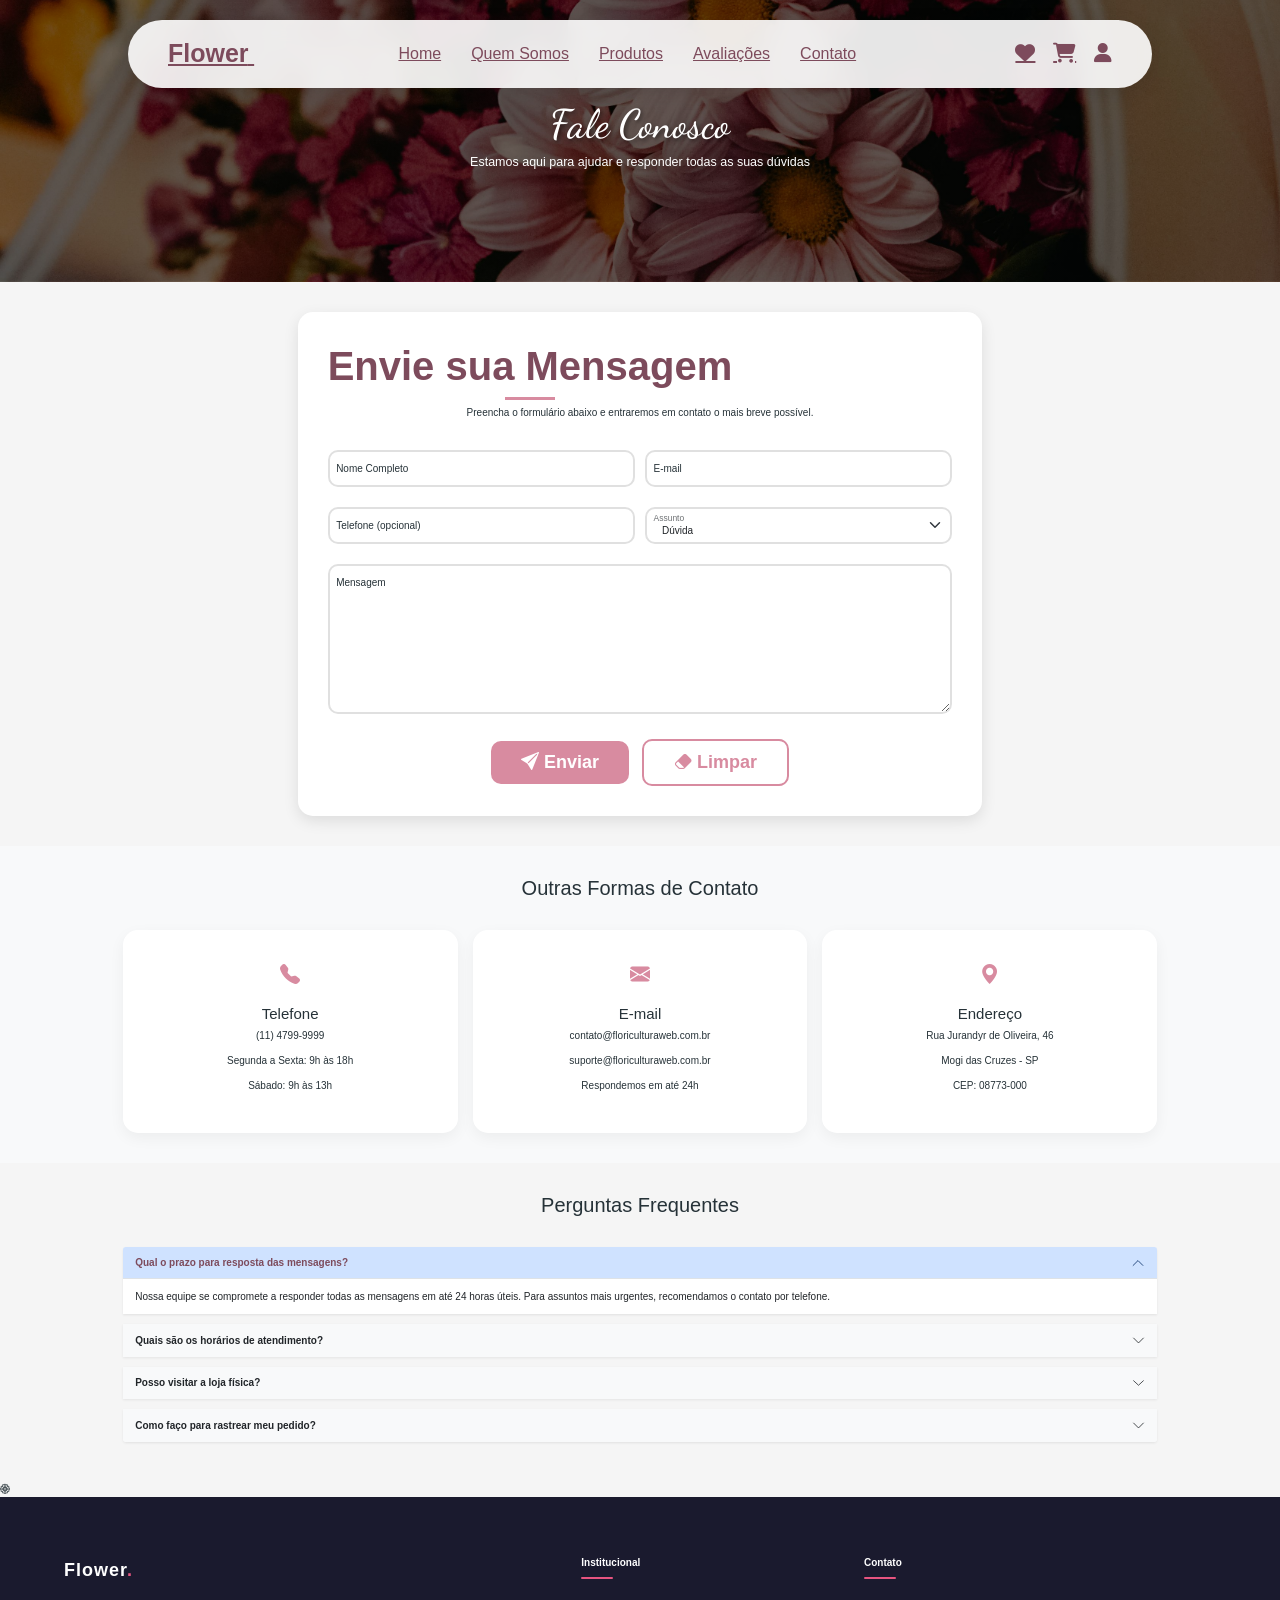
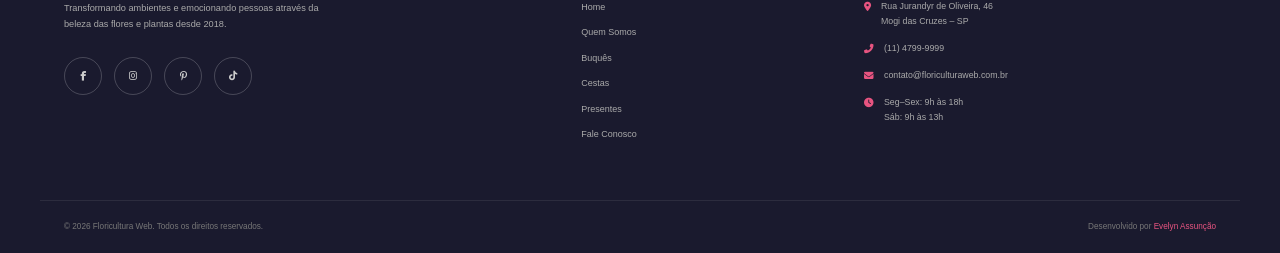
<file: public/faleconosco.html>
<!doctype html>
<html lang="pt">
<head>
    <meta charset="utf-8">
    <meta name="viewport" content="width=device-width, initial-scale=1">
    <title>Fale Conosco - Floricultura Web</title>
    

    <link href="https://cdn.jsdelivr.net/npm/bootstrap@5.0.2/dist/css/bootstrap.min.css" rel="stylesheet">
    
    <link rel="stylesheet" href="https://cdnjs.cloudflare.com/ajax/libs/animate.css/4.1.1/animate.min.css"/>
    <link rel="stylesheet" href="https://cdnjs.cloudflare.com/ajax/libs/font-awesome/6.5.1/css/all.min.css">

    <link rel="stylesheet" href="https://cdn.jsdelivr.net/npm/bootstrap-icons@1.10.0/font/bootstrap-icons.css">

    <link href="https://fonts.googleapis.com/css2?family=Montserrat:wght@400;600;700&family=Dancing+Script:wght@700&display=swap" rel="stylesheet">
    <link rel="stylesheet" href="css/style.css">
    <link rel="stylesheet" href="css/faleconosco.css">
    <link rel="stylesheet" href="css/footer.css">


    <style>
        :root {
            --primary-color:#d88ba0;
            --primary-dark:#7d4b5c;
            --primary-light: #fff;
            --secondary-color: #ff8f00;
            --secondary-dark: #e65100;
            --accent-color: #ffd54f;
            --light-bg: #f8f9fa;
            --dark-text: #263238;
            --light-text: #f5f5f5;
            --gray-text: #757575;
            --card-shadow: 0 10px 20px rgba(0,0,0,0.08);
            --card-hover-shadow: 0 15px 30px rgba(0,0,0,0.15);
            --transition: all 0.4s cubic-bezier(0.175, 0.885, 0.32, 1.1);
        }
        

        body {
            font-family: 'Montserrat', sans-serif;
            color: var(--dark-text);
            background-color: #f5f5f5;
            overflow-x: hidden;
        }
    </style>
</head>
<body>
    
      
<body>

    <header>
    <input type="checkbox" id="toggler">
    <label for="toggler" class="fas fa-bars"></label>
    <a href="index.html" class="logo">Flower<span>.</span></a>

    <nav class="navbar">
        <a href="index.html">Home</a>
        <a href="index.html#aboutus">Quem Somos</a>
        <div class="dropdown">
            <a href="#">Produtos</a>
            <div class="dropdown-content">
                <a href="buques.html">Buquês</a>
                <a href="cestas.html">Cestas</a>
                <a href="presentes.html">Presentes</a>
            </div>
        </div>
        <a href="index.html#review">Avaliações</a>
        <a href="faleconosco.html">Contato</a>
    </nav>
    <div class="icons">
        <a href="#" class="fas fa-heart"></a>
        <a href="carrinho.html" class="fas fa-shopping-cart" style="position: relative;">
            <span id="contador-carrinho" style="position: absolute; top: -8px; right: -12px; background-color: #e74c3c; color: white; border-radius: 50%; padding: 2px 6px; font-size: 12px; font-weight: bold;">0</span>
        </a>
        <a href="#" class="fas fa-user"></a>
    </div>
</header>


    
    <section class="contact-hero">
        <div class="container text-center">
            <h1 class="contact-hero-title animate__animated animate__fadeInDown">Fale Conosco</h1>
            <p class="lead animate__animated animate__fadeInUp animate__delay-1s">Estamos aqui para ajudar e responder todas as suas dúvidas</p>
        </div>
    </section>
    
    <section class="py-5">
        <div class="container">
            <div class="row justify-content-center">
                <div class="col-lg-8">
                    <div class="contact-card animate__animated animate__fadeInUp">
                        <h2 class="section-title text-center mb-4">Envie sua Mensagem</h2>
                        <p class="text-center mb-5">Preencha o formulário abaixo e entraremos em contato o mais breve possível.</p>
                        
                        <form method="POST" id="contatoForm">
                            <div class="row g-3">
                                <div class="col-md-6">
                                    <div class="form-floating mb-3">
                                        <input type="text" id="txtNomeCompleto" name="nome" class="form-control" placeholder=" " required>
                                        <label for="txtNomeCompleto">Nome Completo</label>
                                    </div>
                                </div>
                                <div class="col-md-6">
                                    <div class="form-floating mb-3">
                                        <input type="email" id="txtEmail" name="email" class="form-control" placeholder=" " required>
                                        <label for="txtEmail">E-mail</label>
                                    </div>
                                </div>
                                <div class="col-md-6">
                                    <div class="form-floating mb-3">
                                        <input type="tel" id="txtTelefone" name="telefone" class="form-control" placeholder=" ">
                                        <label for="txtTelefone">Telefone (opcional)</label>
                                    </div>
                                </div>
                                <div class="col-md-6">
                                    <div class="form-floating mb-3">
                                        <select class="form-select" id="txtAssunto" name="assunto">
                                            <option value="Dúvida">Dúvida</option>
                                            <option value="Sugestão">Sugestão</option>
                                            <option value="Reclamação">Reclamação</option>
                                            <option value="Elogio">Elogio</option>
                                            <option value="Outro">Outro</option>
                                        </select>
                                        <label for="txtAssunto">Assunto</label>
                                    </div>
                                </div>
                                <div class="col-12">
                                    <div class="form-floating mb-4">
                                        <textarea id="txtMensagem" name="mensagem" class="form-control" placeholder=" " style="height: 150px" required></textarea>
                                        <label for="txtMensagem">Mensagem</label>
                                    </div>
                                </div>
                                <div class="col-12 text-center">
                                    <button type="submit" class="btn btn-success me-3">
                                        <i class="bi bi-send-fill me-2"></i>Enviar
                                    </button>
                                    <button type="reset" class="btn btn-outline-success">
                                        <i class="bi bi-eraser-fill me-2"></i>Limpar
                                    </button>
                                </div>
                            </div>
                        </form>
                    </div>
                </div>
            </div>
        </div>
    </section>
    
    <div id="contactSuccessModal" class="modal-overlay" style="display: none;">
        <div class="modal-box">
            <button class="modal-close-x" onclick="closeContactModal()">&#10005;</button>
            <h2><i class="bi bi-flower1" style="font-size: 1.6rem; color: #2e7d32; vertical-align: middle; margin-right: 6px;"></i> Mensagem enviada!</h2>
            <p>Entraremos em contato em breve. Obrigado pela sua mensagem.</p>
        </div>
    </div>

    <section class="py-5 bg-light">
        <div class="container">
            <h2 class="text-center mb-5">Outras Formas de Contato</h2>
            
            <div class="row g-4">
                <div class="col-md-4">
                    <div class="contact-info-card animate__animated animate__fadeIn">
                        <div class="contact-icon">
                            <i class="bi bi-telephone-fill"></i>
                        </div>
                        <h4>Telefone</h4>
                        <p>(11) 4799-9999</p>
                        <p>Segunda a Sexta: 9h às 18h</p>
                        <p>Sábado: 9h às 13h</p>
                    </div>
                </div>
                
                <div class="col-md-4">
                    <div class="contact-info-card animate__animated animate__fadeIn animate__delay-1s">
                        <div class="contact-icon">
                            <i class="bi bi-envelope-fill"></i>
                        </div>
                        <h4>E-mail</h4>
                        <p>contato@floriculturaweb.com.br</p>
                        <p>suporte@floriculturaweb.com.br</p>
                        <p>Respondemos em até 24h</p>
                    </div>
                </div>
                
                <div class="col-md-4">
                    <div class="contact-info-card animate__animated animate__fadeIn animate__delay-2s">
                        <div class="contact-icon">
                            <i class="bi bi-geo-alt-fill"></i>
                        </div>
                        <h4>Endereço</h4>
                        <p>Rua Jurandyr de Oliveira, 46</p>
                        <p>Mogi das Cruzes - SP</p>
                        <p>CEP: 08773-000</p>
                    </div>
                </div>
            </div>
        </div>
    </section>
    
    <section class="py-5">
        <div class="container">
            <h2 class="text-center mb-5">Perguntas Frequentes</h2>
            
            <div class="accordion" id="faqAccordion">
                <div class="accordion-item mb-3 border-0 shadow-sm">
                    <h2 class="accordion-header" id="headingOne">
                        <button class="accordion-button" type="button" data-bs-toggle="collapse" data-bs-target="#collapseOne">
                            Qual o prazo para resposta das mensagens?
                        </button>
                    </h2>
                    <div id="collapseOne" class="accordion-collapse collapse show" aria-labelledby="headingOne" data-bs-parent="#faqAccordion">
                        <div class="accordion-body">
                            Nossa equipe se compromete a responder todas as mensagens em até 24 horas úteis. Para assuntos mais urgentes, recomendamos o contato por telefone.
                        </div>
                    </div>
                </div>
                
                <div class="accordion-item mb-3 border-0 shadow-sm">
                    <h2 class="accordion-header" id="headingTwo">
                        <button class="accordion-button collapsed" type="button" data-bs-toggle="collapse" data-bs-target="#collapseTwo">
                            Quais são os horários de atendimento?
                        </button>
                    </h2>
                    <div id="collapseTwo" class="accordion-collapse collapse" aria-labelledby="headingTwo" data-bs-parent="#faqAccordion">
                        <div class="accordion-body">
                            Atendemos de segunda a sexta-feira das 9h às 18h, e aos sábados das 9h às 13h. Não trabalhamos aos domingos e feriados.
                        </div>
                    </div>
                </div>
                
                <div class="accordion-item mb-3 border-0 shadow-sm">
                    <h2 class="accordion-header" id="headingThree">
                        <button class="accordion-button collapsed" type="button" data-bs-toggle="collapse" data-bs-target="#collapseThree">
                            Posso visitar a loja física?
                        </button>
                    </h2>
                    <div id="collapseThree" class="accordion-collapse collapse" aria-labelledby="headingThree" data-bs-parent="#faqAccordion">
                        <div class="accordion-body">
                            Sim! Nossa loja física está localizada na Rua Jurandyr de Oliveira, 46 em Mogi das Cruzes - SP. Recomendamos agendar sua visita pelo telefone para garantir melhor atendimento.
                        </div>
                    </div>
                </div>
                
                <div class="accordion-item mb-3 border-0 shadow-sm">
                    <h2 class="accordion-header" id="headingFour">
                        <button class="accordion-button collapsed" type="button" data-bs-toggle="collapse" data-bs-target="#collapseFour">
                            Como faço para rastrear meu pedido?
                        </button>
                    </h2>
                    <div id="collapseFour" class="accordion-collapse collapse" aria-labelledby="headingFour" data-bs-parent="#faqAccordion">
                        <div class="accordion-body">
                            Após a confirmação do pedido, enviamos um e-mail com o código de rastreio. Caso não tenha recebido, entre em contato conosco pelo telefone ou WhatsApp.
                        </div>
                    </div>
                </div>
            </div>
        </div>
    </section>
    
    <div id="footer-container"></div>

    <div id="loading-overlay" class="loading-overlay">
        <div class="loading-content">
            <i class="bi bi-flower1 loading-logo"></i>
        </div>
    </div>


     <!-- FOOTER ESTÁTICO -->
<footer class="footer">
    <div class="footer-inner">
        <div class="footer-grid">

            <div class="footer-brand">
                <a href="index.html" class="footer-logo">Flower<span>.</span></a>
                <p>Transformando ambientes e emocionando pessoas através da beleza das flores e plantas desde 2018.</p>
                <div class="footer-socials">
                    <a href="#" aria-label="Facebook"><i class="fab fa-facebook-f"></i></a>
                    <a href="#" aria-label="Instagram"><i class="fab fa-instagram"></i></a>
                    <a href="#" aria-label="Pinterest"><i class="fab fa-pinterest-p"></i></a>
                    <a href="#" aria-label="TikTok"><i class="fab fa-tiktok"></i></a>
                </div>
            </div>

            <div>
                <h5>Institucional</h5>
                <ul class="footer-links">
                    <li><a href="index.html">Home</a></li>
                    <li><a href="index.html#aboutus">Quem Somos</a></li>
                    <li><a href="buques.html">Buquês</a></li>
                    <li><a href="cestas.html">Cestas</a></li>
                    <li><a href="presentes.html">Presentes</a></li>
                    <li><a href="faleconosco.html">Fale Conosco</a></li>
                </ul>
            </div>

            <div class="footer-contact">
                <h5>Contato</h5>
                <p><i class="fas fa-map-marker-alt"></i> Rua Jurandyr de Oliveira, 46<br>Mogi das Cruzes – SP</p>
                <p><i class="fas fa-phone-alt"></i> (11) 4799-9999</p>
                <p><i class="fas fa-envelope"></i> contato@floriculturaweb.com.br</p>
                <p><i class="fas fa-clock"></i> Seg–Sex: 9h às 18h<br>Sáb: 9h às 13h</p>
            </div>

        </div>
    </div>

    <div class="footer-bottom">
        <p>&copy; 2026 Floricultura Web. Todos os direitos reservados.</p>
        <p>Desenvolvido por <a href="https://github.com/evelyn-8888/" target="_blank" rel="noopener">Evelyn Assunção</a></p>
    </div>
</footer>
    
    <script src="https://cdn.jsdelivr.net/npm/bootstrap@5.0.2/dist/js/bootstrap.bundle.min.js"></script>
   <script type="module" src="src/js/carrinho.js"></script>
    
    <script src="src/js/contato.js"></script>
 

</body>


</html>
</file>
<file: public/css/style.css>
:root{
    --pink:#d88ba000;
    --text:#7d4b5c;
    --white:#ffffff;
}

*{
    margin:0;
    padding:0;
    box-sizing:border-box;
    font-family: 'Poppins', sans-serif;
    text-decoration:none;
    outline:none;
}

html{
    font-size:62.5%;
    overflow-x:hidden;
    scroll-behavior:smooth;
}

section{
    padding:2rem 9%;
}

/* HEADER */

header{
    position:fixed;
    top:2rem;
    left:50%;
    transform:translateX(-50%);

    width:80%;
    max-width:1200px;

    background:rgba(255,255,255,.9);
    backdrop-filter:blur(10px);

    border-radius:5rem;

    padding:1.5rem 4rem;

    display:flex;
    justify-content:space-between;
    align-items:center;

    z-index:1000;

    box-shadow:0 .5rem 2rem rgba(0,0,0,.1);
}

header .logo{
    font-size:2.5rem;
    font-weight:600;
    color:var(--text);
}

header .logo span{
    color:var(--pink);
}

header .navbar a{
    margin:0 1.5rem;
    font-size:1.6rem;
    color:var(--text);
    transition:.3s;
}

header .navbar a:hover{
    color:var(--pink);
}

header .icons a{
    font-size:2rem;
    color:var(--text);
    margin-left:1.5rem;
    transition:.3s;
}

header .icons a:hover{
    color:var(--pink);
}

header #toggler{
    display:none;
}

header .fa-bars{
    display:none;
    font-size:2.5rem;
    color:var(--text);
    cursor:pointer;
}

/* HOME */

.home{
    min-height:100vh;

    display:flex;
    justify-content:center;
    align-items:center;

    text-align:center;

    background:
    linear-gradient(
        rgba(0,0,0,.25),
        rgba(0,0,0,.25)
    ),
     url('../imagem/home.jpg');

    background-size:cover;
    background-position:center;
    background-repeat:no-repeat;
}

.home .content{
    color:white;
}

.home .content span{
    display:block;
    font-size:3rem;
    margin-bottom:1rem;
    letter-spacing:.3rem;
    font-family:Georgia, serif;
}

.home .content h3{
    font-size:6rem;
    font-weight:300;
    letter-spacing:.5rem;
}

.home .content p{
    font-size:2.5rem;
    margin-top:1rem;
    margin-bottom:3rem;
    font-family:Georgia, serif;
}

.heading{
     text-align: center;
     font-size:4rem;
     color:#43334d;
     padding:1rem;
     margin:2rem 0;
     background:rgba(207, 179, 183, 0.308);
}

.heading span{
    color:var(--text);
}
.btn{
    display:inline-block;
    padding:1.4rem 4rem;
    border:2px solid #fff;
    border-radius:50px;
    color:#fff;
    font-size:1.8rem;
    font-weight:600;
    background:transparent;
    transition:all .3s ease;
}

.btn:hover{
    background:#fff;
    color:#7d4b5c;
    transform:translateY(-3px);
}

/* RESPONSIVO */

@media(max-width:991px){

    html{
        font-size:55%;
    }

    header{
        width:90%;
    }

    .home .content h3{
        font-size:7rem;
    }
}

@media(max-width:768px){

    header .fa-bars{
        display:block;
    }

    header .navbar{
        position:absolute;
        top:120%;
        left:0;
        right:0;

        background:white;

        border-radius:2rem;

        padding:1rem;

        clip-path:polygon(0 0,100% 0,100% 0,0 0);
        transition:.3s;
    }

    header #toggler:checked ~ .navbar{
        clip-path:polygon(0 0,100% 0,100% 100%,0 100%);
    }

    header .navbar a{
        display:block;
        text-align:center;
        padding:1.5rem;
    }

    .home .content h3{
        font-size:5rem;
    }

    .home .content p{
        font-size:2rem;
    }
}

@media(max-width:450px){

    html{
        font-size:50%;
    }

    header{
        width:95%;
        padding:1.5rem 2rem;
    }

    .home .content h3{
        font-size:4rem;
    }
    
    .heading{
        font-size:3rem;

    }
}


/* ==========================================================================
   SEÇÃO ABOUT US (Integrada com o seu layout e baseada na image_20d0e5.png)
   ========================================================================== */

.about-section {
    padding: 2rem 9%; /* Mantém o mesmo alinhamento das outras seções do seu site */
}

/* Reutilizando ou adaptando o estilo do seu título .heading principal */
.about-section .section-title {
    text-align: center;
    font-size: 4rem;
    color: #43334d;
    padding: 1rem;
    margin: 2rem 0;
    background: rgba(207, 179, 183, 0.308); /* Fundo rosa claro idêntico ao seu estilo */
}

.about-section .section-title span {
    color: var(--text); /* Usa a cor das suas variáveis */
}

/* Container flexível para alinhar os dois lados */
.about-container {
    display: flex;
    align-items: center;
    gap: 4rem;
    flex-wrap: wrap;
    padding: 2rem 0;
}

/* --- LADO ESQUERDO: IMAGEM E FAIXA --- */
.about-image-wrapper {
    flex: 1 1 40rem;
    position: relative;
    border: 1.5rem solid var(--white); /* Borda branca grossa idêntica à imagem */
    border-radius: .5rem;
    box-shadow: 0 .5rem 1.5rem rgba(0,0,0,.1);
    overflow: hidden;
}

.about-img {
    width: 100%;
    height: 100%;
    object-fit: cover;
    display: block;
}

/* Faixa branca centralizada sobre a imagem */
.about-image-wrapper .image-banner {
    position: absolute;
    top: 50%;
    left: 0;
    width: 100%;
    transform: translateY(-50%);
    background: rgba(255, 255, 255, 0.95);
    padding: 1.5rem 0;
    text-align: center;
}

.about-image-wrapper .image-banner h3 {
    font-size: 3.2rem;
    color: #b59410; /* Tom dourado para "Best Flower" */
    font-weight: 600;
    letter-spacing: .1rem;
}

.about-image-wrapper .image-banner h3 span {
    color: #333333; /* Cor escura para "Sellers" */
}

/* --- LADO DIREITO: TEXTO E BOTÃO --- */
.about-content {
    flex: 1 1 40rem;
}

.about-content .content-title {
    font-size: 3.5rem;
    color: #333;
    font-weight: 600;
    margin-bottom: 1.5rem;
}

.about-content .content-text {
    font-size: 1.6rem;
    color: #666;
    line-height: 1.8;
    margin-bottom: 2rem;
}

.icons-container{
    background:#efefef;
    display:flex;
    justify-content:center;
    align-items:center;
    flex-wrap:wrap;
    gap:1.5rem;
    padding:4rem 9%;
}

.icons-container .icons{
    background:#fff;
    display:flex;
    align-items:center;
    gap:1.5rem;

    padding:1.8rem 2rem;

    border:1px solid #e5e5e5;

    flex:1 1 22rem;
    max-width:26rem;

    transition:.3s;
}

.icons-container .icons:hover{
    transform:translateY(-5px);
    box-shadow:0 .5rem 1.5rem rgba(0,0,0,.1);
}

.icons-container .icons i{
    font-size:3.2rem;
    color:#777;
    min-width:50px;
    text-align:center;
}

.icons-container .icons .info h3{
    font-size:1.6rem;
    color:#333;
    margin-bottom:.3rem;
}

.icons-container .icons .info span{
    font-size:1.3rem;
    color:#777;
}
/* Botão "Learn More" adaptado para herdar as propriedades do seu .btn global */
.btn-learn-more {
    display: inline-block;
    padding: 1.2rem 3.5rem;
    border-radius: 5rem;
    font-size: 1.6rem;
    transition: .3s;
    background: #333333; /* Cor escura do botão da imagem de referência */
    color: var(--white);
    border: .2rem solid #333333;
    cursor: pointer;
}

.btn-learn-more:hover {
    background: var(--text);
    border-color: var(--text);
    color: var(--white);
}


.dropdown{
    position:relative;
    display:inline-block;
}

.dropdown-content{
    display:none;
    position:absolute;
    top:100%;
    left:50%;
    transform:translateX(-50%);
    background:#fff;
    min-width:180px;
    border-radius:10px;
    box-shadow:0 5px 15px rgba(0,0,0,.1);
    overflow:hidden;
}

.dropdown-content a{
    display:block;
    padding:12px;
    color:#7d4b5c;
    text-align:center;
}

.dropdown-content a:hover{
    background:#f5f5f5;
}

.dropdown:hover .dropdown-content{
    display:block;
}

/* ==========================
   TESTIMONIALS
========================== */

.testimonials-section{
    padding:8rem 9%;
    background:#fdf7f9;
}

.section-title{
    font-size:4rem;
    color:#7d4b5c;
    font-weight:600;
    margin-bottom:2rem;
}

.testimonial-card{
    background:#fff;
    padding:3rem;
    border-radius:2rem;
    height:100%;
    box-shadow:0 .5rem 2rem rgba(0,0,0,.08);
    transition:.3s;
}

.testimonial-card:hover{
    transform:translateY(-8px);
    box-shadow:0 1rem 3rem rgba(0,0,0,.12);
}

.testimonial-text{
    font-size:1.6rem;
    color:#666;
    line-height:1.8;
    margin-bottom:2rem;
    font-style:italic;
}

.testimonial-author{
    display:flex;
    align-items:center;
    gap:1.5rem;
}

.author-img{
    width:60px;
    height:60px;
    border-radius:50%;
    object-fit:cover;
    border:3px solid #d88ba0;
}

.author-name{
    font-size:1.8rem;
    color:#333;
    margin-bottom:.3rem;
}

.author-location{
    font-size:1.4rem;
    color:#888;
    margin:0;
}

 /* ==========================
   NEWSLETTER
========================== */

.newsletter-section{
    padding:8rem 9%;
    background:#fdf7f9;
}

.newsletter-card{
    background:#fff;
    max-width:800px;
    margin:0 auto;
    padding:4rem;
    border-radius:2rem;
    box-shadow:0 .5rem 2rem rgba(0,0,0,.08);
    text-align:center;
}

.newsletter-title{
    font-size:4rem;
    color:var(--text);
    margin-bottom:1.5rem;
}

.newsletter-text{
    font-size:1.6rem;
    color:#666;
    line-height:1.8;
    margin-bottom:3rem;
}

.newsletter-form{
    display:flex;
    flex-direction:column;
    gap:1.5rem;
}

.newsletter-form .input-group{
    display:flex;
    gap:1rem;
}

.newsletter-form .form-control{
    flex:1;
    height:55px;
    border:1px solid #ddd;
    border-radius:5rem;
    padding:0 2rem;
    font-size:1.5rem;
}

.newsletter-form .form-control:focus{
    border-color:var(--text);
}

.newsletter-btn{
    min-width:140px;
    height:55px;
    border:none;
    border-radius:50px;
    background:#7d4b5c;
    color:#fff;
    font-size:1.6rem;
    font-weight:600;
    cursor:pointer;
    transition:.3s;
}

.newsletter-btn:hover{
    background:#68404d;
    transform:translateY(-2px);
}

.form-check{
    display:flex;
    justify-content:center;
    align-items:center;
    gap:.8rem;
}

.form-check-input{
    width:18px;
    height:18px;
}

.form-check-label{
    font-size:1.4rem;
    color:#666;
}

#emailError{
    font-size:1.3rem;
}



/* Estilos para autenticação */
.user-greeting {
    position: absolute;
    top: 70px;
    right: 20px;
    background: white;
    padding: 8px 15px;
    border-radius: 20px;
    font-size: 14px;
    box-shadow: 0 2px 10px rgba(0,0,0,0.1);
    z-index: 1000;
    color: #333;
    font-weight: 500;
    animation: fadeInDown 0.3s ease;
}

@keyframes fadeInDown {
    from {
        opacity: 0;
        transform: translateY(-20px);
    }
    to {
        opacity: 1;
        transform: translateY(0);
    }
}

/* Estilo do botão de usuário logado */
.icons .fa-user-check {
    color: #4caf50;
    transition: all 0.3s ease;
}

.icons .fa-user-check:hover {
    transform: scale(1.1);
    color: #45a049;
}
        
@media(max-width:768px){

    .newsletter-card{
        padding:3rem 2rem;
    }

    .newsletter-inputs{
        flex-direction:column;
    }

    .newsletter-email,
    .newsletter-btn{
        width:100%;
    }

}
/* ==========================
   RESPONSIVO
========================== */

@media(max-width:768px){

    .section-title{
        font-size:3rem;
    }

    .newsletter-card{
        padding:3rem 2rem;
    }

    .newsletter-title{
        font-size:2.8rem;
    }

    .newsletter-text{
        font-size:1.5rem;
    }

    .newsletter-input-group{
    display:flex;
    width:100%;
    gap:1rem;
    align-items:center;
}

.newsletter-input-group .form-control{
    flex:1;
    width:100%;
    min-width:250px;
}

    .newsletter-btn{
        width:100%;
        height:55px;
    }

    .testimonial-card{
        padding:2rem;
    }
}

@media(max-width:450px){

    .section-title{
        font-size:2.5rem;
    }

    .newsletter-title{
        font-size:2.4rem;
    }

    .testimonial-text{
        font-size:1.4rem;
    }

    .author-name{
        font-size:1.6rem;
    }
}
/* --- RESPONSIVIDADE --- */
@media(max-width: 768px){
    .about-image-wrapper .image-banner h3 {
        font-size: 2.5rem;
        padding: 1rem 0;
    }
}
</file>
<file: public/css/faleconosco.css>
/* ==========================================================================
   Hero Section
   ========================================================================== */
.contact-hero {
    background: linear-gradient(rgba(0, 0, 0, 0.5), rgba(0, 0, 0, 0.5)),url('../imagem/faleconosco.jpg');
    background-size: cover;
    background-position: center;
    color: white;
    padding:100px 0;
}

.contact-hero-title {
    font-family: 'Dancing Script', cursive;
    font-size: 4rem;
    text-shadow: 2px 2px 4px rgba(0, 0, 0, 0.5); /* Corrigido: removido o ";c" que quebrava o código */
}

/* ==========================================================================
   Cards de Conteúdo
   ========================================================================== */
.contact-card {
    border: none;
    border-radius: 15px;
    overflow: hidden;
    box-shadow: 0 5px 15px rgba(0, 0, 0, 0.1);
    transition: all 0.3s ease;
    background: white;
    padding: 30px;
}

.contact-card:hover {
    transform: translateY(-10px);
    box-shadow: 0 15px 30px rgba(0, 0, 0, 0.2);
}

.contact-info-card {
    text-align: center;
    padding: 30px;
    border-radius: 15px;
    background: white;
    box-shadow: 0 5px 15px rgba(0, 0, 0, 0.05);
    transition: all 0.3s ease;
    height: 100%;
}

.contact-info-card:hover {
    transform: translateY(-10px);
    box-shadow: 0 15px 30px rgba(0, 0, 0, 0.1);
}

.contact-icon {
    font-size: 2rem;
    color: var(--primary-color);
    margin-bottom: 15px;
}

/* ==========================================================================
   Títulos e Elementos de Texto
   ========================================================================== */
.section-title {
    position: relative;
    display: inline-block;
    margin-bottom: 30px;
}

/* Linha decorativa abaixo do título */
.section-title::after {
    content: '';
    position: absolute;
    bottom: -10px;
    left: 50%;
    transform: translateX(-50%); /* Ajustado para manter a linha centralizada se o título for centralizado */
    width: 50px;
    height: 3px;
    background: var(--primary-color);
}

/* ==========================================================================
   Formulários e Inputs
   ========================================================================== */
.form-control, .form-select {
    border-radius: 10px;
    padding: 15px;
    border: 2px solid #e0e0e0;
    transition: all 0.3s ease;
}

.form-control:focus, .form-select:focus {
    border-color: var(--primary-color);
    box-shadow:palevioletred;
}

/* ==========================================================================
   Botões
   ========================================================================== */
.btn-success {
    background-color: var(--primary-color);
    border: none;
    padding: 8px 30px;
    font-weight: 600;
    transition: all 0.3s ease;
    border-radius: 10px;
}

.btn-success:hover {
    background-color: #1b5e20;
    transform: translateY(-2px);
    box-shadow: 0 5px 15px rgba(0, 0, 0, 0.1);
}

.btn-outline-success {
    border-color: var(--primary-color);
    color: var(--primary-color);
    border-radius: 10px;
    padding: 8px 30px;
    font-weight: 600;
    transition: all 0.3s ease;
}

.btn-outline-success:hover {
    background-color: var(--primary-color);
    color: white;
}

/* ==========================================================================
   Componente Accordion (FAQ)
   ========================================================================== */
.accordion-item {
    border: none !important;
}

.accordion-button {
    background-color: var(--light-bg);
    font-weight: 600;
}

.accordion-button:not(.collapsed) {
    color: var(--primary-dark);
}

.accordion-button:focus {
    box-shadow: 0 0 0 0.25rem rgba(46, 125, 50, 0.25);
    border-color: var(--primary-color);
}

/* ==========================================================================
   Regras de Responsividade (Media Queries)
   ========================================================================== */
@media (max-width: 768px) {
    .contact-hero-title {
        font-size: 2.5rem;
    }
    
    .contact-card {
        padding: 20px;
    }
    
    .contact-info-card {
        padding: 20px;
    }
}

/* Ajustes finos para botões em telas pequenas/médias */
@media (min-width: 360px) and (max-width: 900px) {
    .btn-success, .btn-outline-success {
        width: 100%; /* Faz os botões ocuparem a largura total para não quebrarem layout */
        margin-bottom: 10px;
        padding: 12px;
    }
}
</file>
<file: public/css/footer.css>
.footer { background-color: #1a1a2e; color: #ccc; padding: 60px 0 0; font-family: 'Segoe UI', sans-serif; }
    .footer .footer-inner { max-width: 1200px; margin: 0 auto; padding: 0 24px; }
    .footer .footer-grid { display: grid; grid-template-columns: 2fr 1fr 1.5fr; gap: 48px; padding-bottom: 48px; }
    .footer .footer-brand .footer-logo { font-size: 1.8rem; font-weight: 700; color: #fff; text-decoration: none; letter-spacing: 1px; display: inline-block; margin-bottom: 16px; }
    .footer .footer-brand .footer-logo span { color: #e75480; }
    .footer .footer-brand p { font-size: 0.92rem; line-height: 1.8; color: #aaa; max-width: 280px; }
    .footer .footer-socials { display: flex; gap: 12px; margin-top: 24px; }
    .footer .footer-socials a { width: 38px; height: 38px; border-radius: 50%; border: 1px solid rgba(255,255,255,0.2); display: flex; align-items: center; justify-content: center; color: #ccc; font-size: 0.95rem; text-decoration: none; transition: background 0.3s, border-color 0.3s, color 0.3s; }
    .footer .footer-socials a:hover { background: #e75480; border-color: #e75480; color: #fff; }
    .footer h5 { color: #fff; font-size: 1rem; font-weight: 600; margin-bottom: 20px; position: relative; padding-bottom: 10px; }
    .footer h5::after { content: ''; position: absolute; bottom: 0; left: 0; width: 32px; height: 2px; background: #e75480; border-radius: 2px; }
    .footer .footer-links { list-style: none; padding: 0; margin: 0; }
    .footer .footer-links li { margin-bottom: 10px; }
    .footer .footer-links a { color: #aaa; text-decoration: none; font-size: 0.9rem; transition: color 0.3s, padding-left 0.3s; display: inline-block; }
    .footer .footer-links a:hover { color: #e75480; padding-left: 6px; }
    .footer .footer-contact p { font-size: 0.88rem; color: #aaa; line-height: 1.7; margin-bottom: 12px; display: flex; align-items: flex-start; gap: 10px; }
    .footer .footer-contact p i { color: #e75480; font-size: 0.95rem; margin-top: 3px; flex-shrink: 0; }
    .footer .footer-bottom { border-top: 1px solid rgba(255,255,255,0.08); padding: 20px 24px; max-width: 1200px; margin: 0 auto; display: flex; align-items: center; justify-content: space-between; flex-wrap: wrap; gap: 8px; }
    .footer .footer-bottom p { font-size: 0.82rem; color: #777; margin: 0; }
    .footer .footer-bottom a { color: #e75480; text-decoration: none; transition: opacity 0.2s; }
    .footer .footer-bottom a:hover { opacity: 0.8; }
    @media (max-width: 768px) {
        .footer .footer-grid { grid-template-columns: 1fr; gap: 36px; }
        .footer .footer-brand p { max-width: 100%; }
        .footer .footer-bottom { flex-direction: column; text-align: center; }
    }
.admin-modal {
    display: none;
    position: fixed;
    top: 0;
    left: 0;
    width: 100%;
    height: 100%;
    background: rgba(0,0,0,0.6);
    justify-content: center;
    align-items: center;
    z-index: 9999;
}

.admin-modal-content {
    background: white;
    padding: 25px;
    border-radius: 10px;
    text-align: center;
    width: 320px;
    box-shadow: 0 5px 20px rgba(0,0,0,0.3);
}

.admin-modal-content button {
    margin-top: 15px;
    padding: 10px 15px;
    border: none;
    background: #4caf50;
    color: white;
    border-radius: 6px;
    cursor: pointer;
}
</file>
